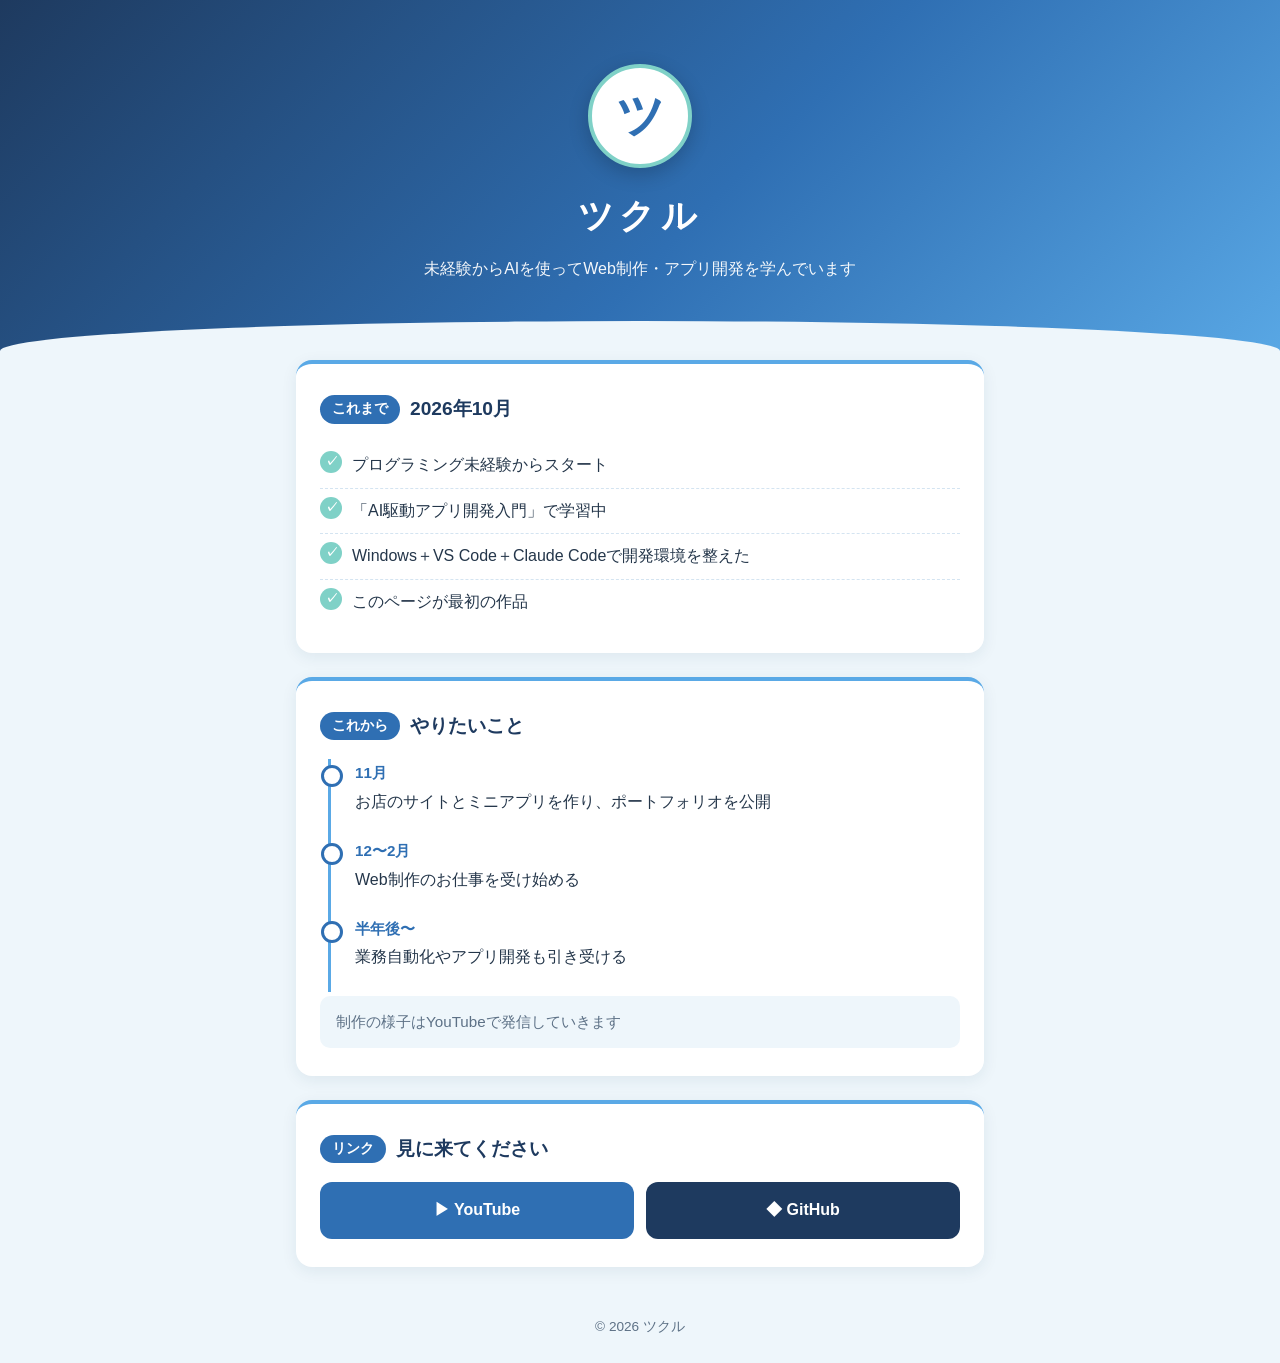
<file: index.html>
<!DOCTYPE html>
<html lang="ja">
<head>
  <meta charset="UTF-8">
  <meta name="viewport" content="width=device-width, initial-scale=1.0">
  <title>ツクルの自己紹介</title>
  <link rel="stylesheet" href="style.css">
</head>
<body>

  <!-- ヘッダー（プロフィール） -->
  <header class="hero">
    <div class="hero-inner">
      <div class="avatar" aria-hidden="true">ツ</div>
      <h1>ツクル</h1>
      <p class="tagline">未経験からAIを使って<br class="sp-only">Web制作・アプリ開発を学んでいます</p>
    </div>
    <div class="wave" aria-hidden="true"></div>
  </header>

  <main>

    <!-- これまで -->
    <section class="card">
      <h2><span class="label">これまで</span>2026年10月</h2>
      <ul class="check-list">
        <li>プログラミング未経験からスタート</li>
        <li>「AI駆動アプリ開発入門」で学習中</li>
        <li>Windows＋VS Code＋Claude Codeで開発環境を整えた</li>
        <li>このページが最初の作品</li>
      </ul>
    </section>

    <!-- これから -->
    <section class="card">
      <h2><span class="label">これから</span>やりたいこと</h2>
      <ol class="timeline">
        <li>
          <span class="when">11月</span>
          <p>お店のサイトとミニアプリを作り、ポートフォリオを公開</p>
        </li>
        <li>
          <span class="when">12〜2月</span>
          <p>Web制作のお仕事を受け始める</p>
        </li>
        <li>
          <span class="when">半年後〜</span>
          <p>業務自動化やアプリ開発も引き受ける</p>
        </li>
      </ol>
      <p class="note">制作の様子はYouTubeで発信していきます</p>
    </section>

    <!-- リンク -->
    <section class="card">
      <h2><span class="label">リンク</span>見に来てください</h2>
      <div class="links">
        <a class="btn btn-youtube" href="https://www.youtube.com/channel/UC8px-pdDvc_dY0pWJAaRNbQ" target="_blank" rel="noopener">
          ▶ YouTube
        </a>
        <a class="btn btn-github" href="https://github.com/tukuru-dev-code" target="_blank" rel="noopener">
          ◆ GitHub
        </a>
      </div>
    </section>

  </main>

  <footer>
    <p>&copy; 2026 ツクル</p>
  </footer>

</body>
</html>
</file>
<file: style.css>
/* ===== 色の設定（寒色系） ===== */
:root {
  --navy: #1e3a5f;
  --blue: #2f6fb3;
  --sky: #5aa9e6;
  --mint: #7fd1c7;
  --ice: #eef6fb;
  --text: #24364a;
  --muted: #5d7186;
  --white: #ffffff;
}

* {
  box-sizing: border-box;
  margin: 0;
  padding: 0;
}

body {
  font-family: "Hiragino Kaku Gothic ProN", "Yu Gothic", "Meiryo", sans-serif;
  color: var(--text);
  background: var(--ice);
  line-height: 1.8;
}

/* ===== ヘッダー ===== */
.hero {
  position: relative;
  background: linear-gradient(135deg, var(--navy), var(--blue) 55%, var(--sky));
  color: var(--white);
  text-align: center;
  padding: 64px 20px 96px;
}

.avatar {
  width: 104px;
  height: 104px;
  margin: 0 auto 16px;
  border-radius: 50%;
  background: var(--white);
  color: var(--blue);
  font-size: 48px;
  font-weight: bold;
  display: flex;
  align-items: center;
  justify-content: center;
  border: 4px solid var(--mint);
  box-shadow: 0 6px 20px rgba(0, 0, 0, 0.2);
}

.hero h1 {
  font-size: 2.2rem;
  letter-spacing: 0.15em;
}

.tagline {
  margin-top: 8px;
  font-size: 1rem;
  opacity: 0.95;
}

/* 下の波形 */
.wave {
  position: absolute;
  left: 0;
  right: 0;
  bottom: -1px;
  height: 60px;
  background: var(--ice);
  border-radius: 100% 100% 0 0 / 100% 100% 0 0;
}

/* ===== メイン ===== */
main {
  max-width: 720px;
  margin: -20px auto 0;
  padding: 0 16px;
  position: relative;
}

.card {
  background: var(--white);
  border-radius: 16px;
  padding: 28px 24px;
  margin-bottom: 24px;
  box-shadow: 0 4px 16px rgba(30, 58, 95, 0.08);
  border-top: 4px solid var(--sky);
}

.card h2 {
  font-size: 1.2rem;
  color: var(--navy);
  margin-bottom: 16px;
  display: flex;
  align-items: center;
  gap: 10px;
}

.label {
  background: var(--blue);
  color: var(--white);
  font-size: 0.85rem;
  padding: 2px 12px;
  border-radius: 999px;
}

/* これまで：チェックリスト */
.check-list {
  list-style: none;
}

.check-list li {
  position: relative;
  padding: 8px 0 8px 32px;
  border-bottom: 1px dashed #d4e4f1;
}

.check-list li:last-child {
  border-bottom: none;
}

.check-list li::before {
  content: "✓";
  position: absolute;
  left: 0;
  top: 8px;
  width: 22px;
  height: 22px;
  line-height: 22px;
  text-align: center;
  border-radius: 50%;
  background: var(--mint);
  color: var(--white);
  font-size: 0.8rem;
  font-weight: bold;
}

/* これから：タイムライン */
.timeline {
  list-style: none;
  border-left: 3px solid var(--sky);
  margin-left: 8px;
}

.timeline li {
  position: relative;
  padding: 0 0 20px 24px;
}

.timeline li::before {
  content: "";
  position: absolute;
  left: -10px;
  top: 6px;
  width: 16px;
  height: 16px;
  border-radius: 50%;
  background: var(--white);
  border: 3px solid var(--blue);
}

.when {
  display: inline-block;
  font-weight: bold;
  color: var(--blue);
  font-size: 0.95rem;
}

.note {
  margin-top: 4px;
  padding: 12px 16px;
  background: var(--ice);
  border-radius: 10px;
  color: var(--muted);
  font-size: 0.95rem;
}

/* リンクボタン */
.links {
  display: flex;
  gap: 12px;
  flex-wrap: wrap;
}

.btn {
  flex: 1;
  min-width: 140px;
  text-align: center;
  padding: 14px 20px;
  border-radius: 12px;
  color: var(--white);
  text-decoration: none;
  font-weight: bold;
  transition: transform 0.2s, box-shadow 0.2s;
}

.btn:hover {
  transform: translateY(-2px);
  box-shadow: 0 6px 14px rgba(30, 58, 95, 0.25);
}

.btn-youtube {
  background: var(--blue);
}

.btn-github {
  background: var(--navy);
}

/* フッター */
footer {
  text-align: center;
  padding: 24px;
  color: var(--muted);
  font-size: 0.85rem;
}

/* スマホ用 */
.sp-only {
  display: none;
}

@media (max-width: 600px) {
  .sp-only {
    display: inline;
  }

  .hero {
    padding: 48px 16px 80px;
  }

  .hero h1 {
    font-size: 1.8rem;
  }

  .card {
    padding: 22px 18px;
  }

  .btn {
    min-width: 100%;
  }
}
</file>
